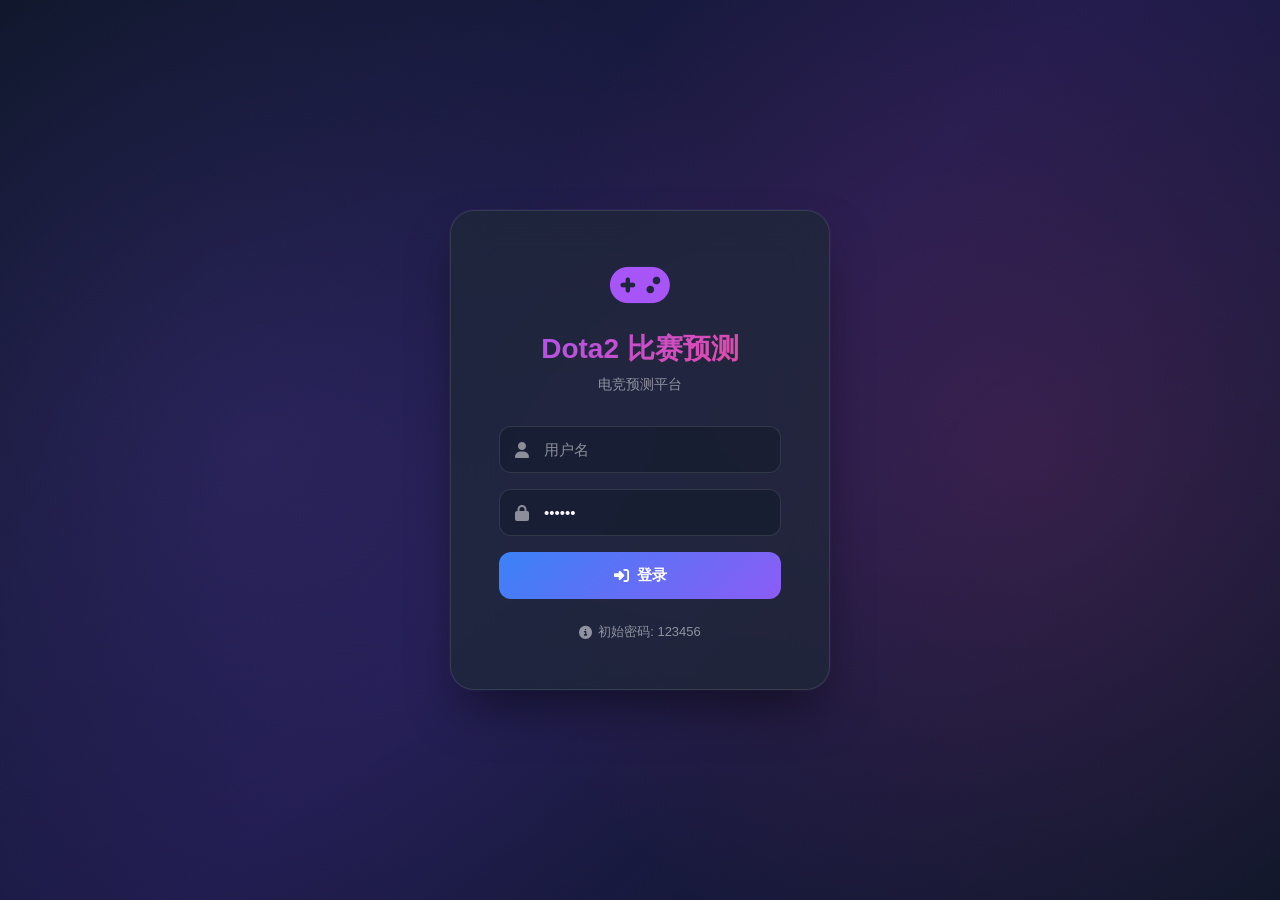
<file: frontend/index.html>
<!DOCTYPE html>
<html lang="zh-CN">
<head>
    <meta charset="UTF-8">
    <meta name="viewport" content="width=device-width, initial-scale=1.0">
    <title>Dota2 比赛预测</title>
    <link rel="stylesheet" href="style.css">
    <link rel="stylesheet" href="https://cdnjs.cloudflare.com/ajax/libs/font-awesome/6.4.0/css/all.min.css">
</head>
<body>
    <div id="app">
        <!-- 登录页面 -->
        <div id="login-page" class="page">
            <div class="login-bg"></div>
            <div class="login-container">
                <div class="login-logo">
                    <i class="fas fa-gamepad"></i>
                </div>
                <h1 class="gradient-text">Dota2 比赛预测</h1>
                <p class="login-subtitle">电竞预测平台</p>
                <div class="login-form">
                    <div class="input-group">
                        <i class="fas fa-user"></i>
                        <input type="text" id="login-username" placeholder="用户名" list="user-list">
                    </div>
                    <datalist id="user-list"></datalist>
                    <div class="input-group">
                        <i class="fas fa-lock"></i>
                        <input type="password" id="login-password" placeholder="密码" value="123456">
                    </div>
                    <button class="btn-primary" onclick="login()">
                        <i class="fas fa-sign-in-alt"></i> 登录
                    </button>
                    <p class="hint"><i class="fas fa-info-circle"></i> 初始密码: 123456</p>
                </div>
            </div>
        </div>

        <!-- 主页面 -->
        <div id="main-page" class="page hidden">
            <!-- 导航栏 -->
            <header class="navbar">
                <div class="nav-left">
                    <div class="logo">
                        <i class="fas fa-gamepad"></i>
                        <span class="gradient-text">Dota2预测</span>
                    </div>
                    <div class="nav-divider"></div>
                    <nav class="nav-tabs">
                        <button class="nav-tab active" onclick="switchTab('market')">
                            <i class="fas fa-chart-line"></i> 市场
                        </button>
                        <button class="nav-tab" onclick="switchTab('my-bets')">
                            <i class="fas fa-ticket-alt"></i> 我的预测
                        </button>
                    </nav>
                </div>
                <div class="nav-right">
                    <div class="user-card">
                        <div class="user-avatar">
                            <i class="fas fa-user-circle"></i>
                        </div>
                        <div class="user-info">
                            <span id="user-name" class="user-name"></span>
                            <span id="user-balance" class="user-balance">
                                <i class="fas fa-coins"></i> 0 Dota豆
                            </span>
                        </div>
                    </div>
                    <div class="nav-actions">
                        <button class="btn-icon" onclick="showChangePassword()" title="修改密码">
                            <i class="fas fa-cog"></i>
                        </button>
                        <button class="btn-icon btn-danger" onclick="logout()" title="退出">
                            <i class="fas fa-sign-out-alt"></i>
                        </button>
                    </div>
                </div>
            </header>

            <!-- 市场页面 -->
            <div id="market-tab" class="tab-content">
                <div class="page-header">
                    <div class="page-title">
                        <i class="fas fa-trophy"></i>
                        <h2>比赛市场</h2>
                    </div>
                    <button class="btn-gradient" onclick="showCreateMatch()">
                        <i class="fas fa-plus"></i> 创建比赛
                    </button>
                </div>
                
                <!-- 筛选栏 -->
                <div class="filter-bar">
                    <button class="filter-btn active" data-filter="all">
                        <i class="fas fa-th-large"></i> 全部
                    </button>
                    <button class="filter-btn" data-filter="open">
                        <i class="fas fa-play-circle"></i> 进行中
                    </button>
                    <button class="filter-btn" data-filter="closed">
                        <i class="fas fa-lock"></i> 已封盘
                    </button>
                    <button class="filter-btn" data-filter="settled">
                        <i class="fas fa-check-circle"></i> 已结算
                    </button>
                </div>

                <div id="matches-list" class="matches-grid">
                    <!-- 比赛列表将在这里动态生成 -->
                </div>
            </div>

            <!-- 我的预测页面 -->
            <div id="my-bets-tab" class="tab-content hidden">
                <div class="page-header">
                    <div class="page-title">
                        <i class="fas fa-history"></i>
                        <h2>我的预测</h2>
                    </div>
                </div>
                <div id="my-bets-list" class="bets-grid">
                    <!-- 我的下注列表将在这里动态生成 -->
                </div>
            </div>
        </div>

        <!-- 创建比赛弹窗 -->
        <div id="create-match-modal" class="modal hidden">
            <div class="modal-overlay"></div>
            <div class="modal-content">
                <div class="modal-header">
                    <h3><i class="fas fa-plus-circle"></i> 创建比赛</h3>
                    <button class="modal-close" onclick="closeModal('create-match-modal')">
                        <i class="fas fa-times"></i>
                    </button>
                </div>
                <div class="modal-body">
                    <div class="form-row">
                        <div class="form-group">
                            <label><i class="fas fa-shield-alt"></i> 队伍A</label>
                            <input type="text" id="match-team-a" placeholder="输入队伍A名称">
                        </div>
                        <div class="form-group">
                            <label><i class="fas fa-shield-alt"></i> 队伍B</label>
                            <input type="text" id="match-team-b" placeholder="输入队伍B名称">
                        </div>
                    </div>
                    <div class="form-row">
                        <div class="form-group">
                            <label><i class="fas fa-tag"></i> 预测类型</label>
                            <select id="match-type">
                                <option value="winner">比赛胜负</option>
                                <option value="first_blood">一血</option>
                                <option value="ten_kills">10杀</option>
                            </select>
                        </div>
                        <div class="form-group">
                            <label><i class="fas fa-hand-pointer"></i> 您支持的队伍</label>
                            <select id="creator-choice">
                                <option value="">请先输入队伍名称</option>
                            </select>
                        </div>
                    </div>
                    <div class="form-row">
                        <div class="form-group">
                            <label><i class="fas fa-percentage"></i> 对方赔率</label>
                            <input type="number" id="match-odds" placeholder="例如: 1.8" step="0.01" min="1.01">
                        </div>
                        <div class="form-group">
                            <label><i class="fas fa-coins"></i> 最大总下注Dota豆</label>
                            <input type="number" id="max-bet" placeholder="例如: 500" min="1">
                        </div>
                    </div>
                </div>
                <div class="modal-footer">
                    <button class="btn-secondary" onclick="closeModal('create-match-modal')">取消</button>
                    <button class="btn-primary" onclick="createMatch()">
                        <i class="fas fa-check"></i> 创建
                    </button>
                </div>
            </div>
        </div>

        <!-- 下注弹窗 -->
        <div id="place-bet-modal" class="modal hidden">
            <div class="modal-overlay"></div>
            <div class="modal-content">
                <div class="modal-header">
                    <h3><i class="fas fa-coins"></i> 下注</h3>
                    <button class="modal-close" onclick="closeModal('place-bet-modal')">
                        <i class="fas fa-times"></i>
                    </button>
                </div>
                <div class="modal-body">
                    <div id="bet-match-info" class="bet-info-card"></div>
                    <div class="form-group">
                        <label><i class="fas fa-flag"></i> 选择队伍</label>
                        <select id="bet-team"></select>
                    </div>
                    <div class="form-group">
                        <label><i class="fas fa-coins"></i> 下注Dota豆</label>
                        <input type="number" id="bet-amount" placeholder="输入Dota豆数量" min="1">
                    </div>
                    <div class="estimated-profit">
                        <span>预计收益:</span>
                        <span id="estimated-profit" class="profit-value">0</span>
                    </div>
                </div>
                <div class="modal-footer">
                    <button class="btn-secondary" onclick="closeModal('place-bet-modal')">取消</button>
                    <button class="btn-gradient" onclick="placeBet()">
                        <i class="fas fa-check"></i> 确认下注
                    </button>
                </div>
            </div>
        </div>

        <!-- 结算弹窗 -->
        <div id="settle-modal" class="modal hidden">
            <div class="modal-overlay"></div>
            <div class="modal-content">
                <div class="modal-header">
                    <h3><i class="fas fa-trophy"></i> 结算比赛</h3>
                    <button class="modal-close" onclick="closeModal('settle-modal')">
                        <i class="fas fa-times"></i>
                    </button>
                </div>
                <div class="modal-body">
                    <p class="settle-hint">请选择获胜队伍:</p>
                    <div id="settle-teams" class="settle-teams"></div>
                </div>
                <div class="modal-footer">
                    <button class="btn-secondary" onclick="closeModal('settle-modal')">取消</button>
                </div>
            </div>
        </div>

        <!-- 修改密码弹窗 -->
        <div id="change-password-modal" class="modal hidden">
            <div class="modal-overlay"></div>
            <div class="modal-content">
                <div class="modal-header">
                    <h3><i class="fas fa-key"></i> 修改密码</h3>
                    <button class="modal-close" onclick="closeModal('change-password-modal')">
                        <i class="fas fa-times"></i>
                    </button>
                </div>
                <div class="modal-body">
                    <div class="form-group">
                        <label><i class="fas fa-lock"></i> 原密码</label>
                        <input type="password" id="old-password">
                    </div>
                    <div class="form-group">
                        <label><i class="fas fa-lock"></i> 新密码</label>
                        <input type="password" id="new-password">
                    </div>
                </div>
                <div class="modal-footer">
                    <button class="btn-secondary" onclick="closeModal('change-password-modal')">取消</button>
                    <button class="btn-primary" onclick="changePassword()">
                        <i class="fas fa-check"></i> 确认修改
                    </button>
                </div>
            </div>
        </div>
    </div>

    <script src="app.js"></script>
</body>
</html>
</file>
<file: frontend/style.css>
/* ============================================
   Dota2 比赛预测 - 赛博朋克主题样式
   ============================================ */

/* CSS 变量定义 */
:root {
    --primary: #3b82f6;
    --secondary: #8b5cf6;
    --success: #10b981;
    --danger: #ef4444;
    --warning: #f59e0b;
    --dark: #1f2937;
    --darker: #111827;
    --card-bg: rgba(31, 41, 55, 0.7);
    --border-color: rgba(75, 85, 99, 0.5);
    --text-primary: #f9fafb;
    --text-secondary: rgba(255, 255, 255, 0.7);
    --text-muted: rgba(255, 255, 255, 0.5);
}

/* 基础重置 */
* {
    margin: 0;
    padding: 0;
    box-sizing: border-box;
}

body {
    font-family: -apple-system, BlinkMacSystemFont, 'Segoe UI', Roboto, 'Helvetica Neue', Arial, sans-serif;
    background: linear-gradient(135deg, #0f172a 0%, #1e1b4b 50%, #0f172a 100%);
    min-height: 100vh;
    color: var(--text-primary);
    overflow-x: hidden;
}

/* 隐藏元素 */
.hidden {
    display: none !important;
}

/* ============================================
   渐变色文字
   ============================================ */
.gradient-text {
    background: linear-gradient(135deg, #a855f7 0%, #ec4899 100%);
    -webkit-background-clip: text;
    -webkit-text-fill-color: transparent;
    background-clip: text;
}

/* ============================================
   登录页面
   ============================================ */
#login-page {
    position: relative;
    display: flex;
    justify-content: center;
    align-items: center;
    min-height: 100vh;
    overflow: hidden;
}

.login-bg {
    position: absolute;
    top: 0;
    left: 0;
    right: 0;
    bottom: 0;
    background: 
        radial-gradient(circle at 20% 50%, rgba(139, 92, 246, 0.15) 0%, transparent 50%),
        radial-gradient(circle at 80% 50%, rgba(236, 72, 153, 0.15) 0%, transparent 50%);
    animation: bgPulse 8s ease-in-out infinite;
}

@keyframes bgPulse {
    0%, 100% { opacity: 1; }
    50% { opacity: 0.7; }
}

.login-container {
    position: relative;
    background: var(--card-bg);
    backdrop-filter: blur(20px);
    -webkit-backdrop-filter: blur(20px);
    border: 1px solid var(--border-color);
    border-radius: 24px;
    padding: 48px;
    box-shadow: 
        0 25px 50px -12px rgba(0, 0, 0, 0.5),
        0 0 0 1px rgba(139, 92, 246, 0.1);
    text-align: center;
    min-width: 380px;
    animation: slideUp 0.6s ease-out;
}

@keyframes slideUp {
    from {
        opacity: 0;
        transform: translateY(30px);
    }
    to {
        opacity: 1;
        transform: translateY(0);
    }
}

.login-logo {
    font-size: 48px;
    margin-bottom: 16px;
    color: #a855f7;
    animation: float 3s ease-in-out infinite;
}

@keyframes float {
    0%, 100% { transform: translateY(0); }
    50% { transform: translateY(-10px); }
}

.login-container h1 {
    font-size: 28px;
    margin-bottom: 8px;
    font-weight: 700;
}

.login-subtitle {
    color: var(--text-muted);
    margin-bottom: 32px;
    font-size: 14px;
}

.login-form {
    display: flex;
    flex-direction: column;
    gap: 16px;
}

.input-group {
    position: relative;
    display: flex;
    align-items: center;
}

.input-group i {
    position: absolute;
    left: 16px;
    color: var(--text-muted);
    font-size: 16px;
}

.input-group input {
    width: 100%;
    padding: 14px 16px 14px 44px;
    border: 1px solid var(--border-color);
    border-radius: 12px;
    background: rgba(17, 24, 39, 0.5);
    color: var(--text-primary);
    font-size: 15px;
    transition: all 0.3s ease;
}

.input-group input:focus {
    outline: none;
    border-color: #8b5cf6;
    box-shadow: 0 0 0 3px rgba(139, 92, 246, 0.2);
}

.input-group input::placeholder {
    color: var(--text-muted);
}

.hint {
    margin-top: 8px;
    color: var(--text-muted);
    font-size: 13px;
    display: flex;
    align-items: center;
    justify-content: center;
    gap: 6px;
}

/* ============================================
   按钮样式
   ============================================ */
.btn-primary,
.btn-secondary,
.btn-gradient {
    padding: 14px 24px;
    border: none;
    border-radius: 12px;
    font-size: 15px;
    font-weight: 600;
    cursor: pointer;
    transition: all 0.3s ease;
    display: inline-flex;
    align-items: center;
    justify-content: center;
    gap: 8px;
}

.btn-primary {
    background: linear-gradient(135deg, #3b82f6 0%, #8b5cf6 100%);
    color: white;
}

.btn-primary:hover {
    transform: translateY(-2px);
    box-shadow: 0 8px 20px rgba(59, 130, 246, 0.4);
}

.btn-secondary {
    background: rgba(75, 85, 99, 0.5);
    color: var(--text-primary);
    border: 1px solid var(--border-color);
}

.btn-secondary:hover {
    background: rgba(75, 85, 99, 0.7);
    transform: translateY(-2px);
}

.btn-gradient {
    background: linear-gradient(135deg, #8b5cf6 0%, #ec4899 100%);
    color: white;
}

.btn-gradient:hover {
    transform: translateY(-2px);
    box-shadow: 0 8px 20px rgba(139, 92, 246, 0.4);
}

.btn-icon {
    width: 40px;
    height: 40px;
    border: none;
    border-radius: 10px;
    background: rgba(75, 85, 99, 0.3);
    color: var(--text-secondary);
    cursor: pointer;
    transition: all 0.3s ease;
    display: flex;
    align-items: center;
    justify-content: center;
}

.btn-icon:hover {
    background: rgba(75, 85, 99, 0.5);
    transform: translateY(-1px);
}

.btn-icon.btn-danger:hover {
    background: rgba(239, 68, 68, 0.3);
    color: #ef4444;
}

.btn-primary:active,
.btn-secondary:active,
.btn-gradient:active,
.btn-icon:active {
    transform: translateY(0);
}

/* ============================================
   导航栏
   ============================================ */
.navbar {
    position: sticky;
    top: 0;
    z-index: 100;
    display: flex;
    justify-content: space-between;
    align-items: center;
    padding: 16px 32px;
    background: rgba(15, 23, 42, 0.8);
    backdrop-filter: blur(20px);
    -webkit-backdrop-filter: blur(20px);
    border-bottom: 1px solid var(--border-color);
}

.nav-left {
    display: flex;
    align-items: center;
    gap: 24px;
}

.logo {
    display: flex;
    align-items: center;
    gap: 12px;
    font-size: 20px;
    font-weight: 700;
}

.logo i {
    font-size: 28px;
    color: #a855f7;
}

.nav-divider {
    width: 1px;
    height: 24px;
    background: var(--border-color);
}

.nav-tabs {
    display: flex;
    gap: 8px;
}

.nav-tab {
    padding: 10px 20px;
    border: none;
    border-radius: 10px;
    background: transparent;
    color: var(--text-secondary);
    font-size: 14px;
    font-weight: 500;
    cursor: pointer;
    transition: all 0.3s ease;
    display: flex;
    align-items: center;
    gap: 8px;
}

.nav-tab:hover {
    background: rgba(139, 92, 246, 0.1);
    color: var(--text-primary);
}

.nav-tab.active {
    background: linear-gradient(135deg, rgba(139, 92, 246, 0.2) 0%, rgba(236, 72, 153, 0.2) 100%);
    color: #a855f7;
    border: 1px solid rgba(139, 92, 246, 0.3);
}

.nav-right {
    display: flex;
    align-items: center;
    gap: 16px;
}

.user-card {
    display: flex;
    align-items: center;
    gap: 12px;
    padding: 8px 16px;
    background: var(--card-bg);
    border: 1px solid var(--border-color);
    border-radius: 12px;
}

.user-avatar {
    font-size: 32px;
    color: #8b5cf6;
}

.user-info {
    display: flex;
    flex-direction: column;
    gap: 2px;
}

.user-name {
    font-weight: 600;
    font-size: 14px;
}

.user-balance {
    font-size: 13px;
    color: #fbbf24;
    display: flex;
    align-items: center;
    gap: 4px;
}

.nav-actions {
    display: flex;
    gap: 8px;
}

/* ============================================
   页面内容区域
   ============================================ */
.tab-content {
    padding: 32px;
    max-width: 1400px;
    margin: 0 auto;
}

.page-header {
    display: flex;
    justify-content: space-between;
    align-items: center;
    margin-bottom: 24px;
}

.page-title {
    display: flex;
    align-items: center;
    gap: 12px;
}

.page-title i {
    font-size: 24px;
    color: #a855f7;
}

.page-title h2 {
    font-size: 24px;
    font-weight: 700;
}

/* ============================================
   筛选栏
   ============================================ */
.filter-bar {
    display: flex;
    gap: 12px;
    margin-bottom: 24px;
    flex-wrap: wrap;
}

.filter-btn {
    padding: 10px 20px;
    border: 1px solid var(--border-color);
    border-radius: 10px;
    background: var(--card-bg);
    color: var(--text-secondary);
    font-size: 14px;
    cursor: pointer;
    transition: all 0.3s ease;
    display: flex;
    align-items: center;
    gap: 8px;
}

.filter-btn:hover {
    background: rgba(139, 92, 246, 0.1);
    border-color: rgba(139, 92, 246, 0.3);
    transform: translateY(-1px);
}

.filter-btn.active {
    background: linear-gradient(135deg, rgba(139, 92, 246, 0.2) 0%, rgba(236, 72, 153, 0.2) 100%);
    border-color: rgba(139, 92, 246, 0.5);
    color: #a855f7;
}

/* ============================================
   比赛卡片网格
   ============================================ */
.matches-grid {
    display: grid;
    grid-template-columns: repeat(auto-fill, minmax(480px, 1fr));
    gap: 24px;
}

@media (max-width: 768px) {
    .matches-grid {
        grid-template-columns: 1fr;
    }
}

/* ============================================
   比赛卡片
   ============================================ */
.match-card {
    background: var(--card-bg);
    backdrop-filter: blur(10px);
    border: 1px solid var(--border-color);
    border-radius: 16px;
    padding: 24px;
    transition: all 0.3s ease;
    animation: fadeIn 0.5s ease-out;
}

@keyframes fadeIn {
    from {
        opacity: 0;
        transform: translateY(10px);
    }
    to {
        opacity: 1;
        transform: translateY(0);
    }
}

.match-card:hover {
    transform: translateY(-4px);
    box-shadow: 
        0 20px 40px -10px rgba(0, 0, 0, 0.5),
        0 0 0 1px rgba(139, 92, 246, 0.2);
    border-color: rgba(139, 92, 246, 0.3);
}

.match-header {
    display: flex;
    justify-content: space-between;
    align-items: center;
    margin-bottom: 20px;
}

.match-type-badge {
    display: inline-flex;
    align-items: center;
    gap: 6px;
    padding: 6px 12px;
    border-radius: 20px;
    font-size: 12px;
    font-weight: 600;
    text-transform: uppercase;
}

.match-type-badge.winner {
    background: rgba(59, 130, 246, 0.2);
    color: #60a5fa;
}

.match-type-badge.first_blood {
    background: rgba(239, 68, 68, 0.2);
    color: #f87171;
}

.match-type-badge.ten_kills {
    background: rgba(245, 158, 11, 0.2);
    color: #fbbf24;
}

.match-creator {
    font-size: 13px;
    color: var(--text-muted);
}

.match-creator span {
    color: #a855f7;
    font-weight: 600;
}

.match-status {
    padding: 4px 10px;
    border-radius: 6px;
    font-size: 12px;
    font-weight: 600;
}

.match-status.open {
    background: rgba(16, 185, 129, 0.2);
    color: #34d399;
}

.match-status.closed {
    background: rgba(245, 158, 11, 0.2);
    color: #fbbf24;
}

.match-status.settled {
    background: rgba(107, 114, 128, 0.2);
    color: #9ca3af;
}

/* 对战区域 */
.match-teams {
    display: flex;
    justify-content: space-between;
    align-items: center;
    margin: 24px 0;
    padding: 20px;
    background: rgba(17, 24, 39, 0.5);
    border-radius: 12px;
}

.team {
    text-align: center;
    flex: 1;
}

.team-name {
    font-size: 18px;
    font-weight: 700;
    margin-bottom: 8px;
}

.team-bet-amount {
    font-size: 13px;
    color: var(--text-muted);
}

.vs {
    font-size: 14px;
    font-weight: 700;
    color: #a855f7;
    padding: 0 20px;
    position: relative;
}

.vs::before,
.vs::after {
    content: '';
    position: absolute;
    top: 50%;
    width: 20px;
    height: 1px;
    background: linear-gradient(90deg, transparent, #a855f7);
}

.vs::before {
    right: 100%;
}

.vs::after {
    left: 100%;
    background: linear-gradient(90deg, #a855f7, transparent);
}

/* 进度条 */
.match-progress {
    margin: 16px 0;
}

.progress-bar {
    height: 8px;
    background: rgba(17, 24, 39, 0.5);
    border-radius: 4px;
    overflow: hidden;
    position: relative;
}

.progress-fill {
    height: 100%;
    background: linear-gradient(90deg, #8b5cf6 0%, #ec4899 100%);
    border-radius: 4px;
    transition: width 0.5s ease;
}

.progress-info {
    display: flex;
    justify-content: space-between;
    margin-top: 8px;
    font-size: 12px;
    color: var(--text-muted);
}

/* 比赛信息 */
.match-info {
    display: flex;
    justify-content: space-between;
    align-items: center;
    padding: 16px 0;
    border-top: 1px solid var(--border-color);
    font-size: 13px;
    color: var(--text-secondary);
}

.match-info-item {
    display: flex;
    align-items: center;
    gap: 6px;
}

.match-info-item i {
    color: #a855f7;
}

/* 操作按钮 */
.match-actions {
    display: flex;
    gap: 10px;
}

.match-actions button {
    flex: 1;
    padding: 12px;
    border: none;
    border-radius: 10px;
    font-size: 14px;
    font-weight: 600;
    cursor: pointer;
    transition: all 0.3s ease;
    display: flex;
    align-items: center;
    justify-content: center;
    gap: 6px;
}

.btn-bet {
    background: linear-gradient(135deg, #10b981 0%, #059669 100%);
    color: white;
}

.btn-bet:hover {
    transform: translateY(-2px);
    box-shadow: 0 8px 20px rgba(16, 185, 129, 0.4);
}

.btn-close {
    background: linear-gradient(135deg, #f59e0b 0%, #d97706 100%);
    color: white;
}

.btn-close:hover {
    transform: translateY(-2px);
    box-shadow: 0 8px 20px rgba(245, 158, 11, 0.4);
}

.btn-settle {
    background: linear-gradient(135deg, #8b5cf6 0%, #ec4899 100%);
    color: white;
}

.btn-settle:hover {
    transform: translateY(-2px);
    box-shadow: 0 8px 20px rgba(139, 92, 246, 0.4);
}

.btn-disabled {
    background: rgba(75, 85, 99, 0.3) !important;
    color: var(--text-muted) !important;
    cursor: not-allowed !important;
}

/* ============================================
   弹窗样式
   ============================================ */
.modal {
    position: fixed;
    top: 0;
    left: 0;
    right: 0;
    bottom: 0;
    z-index: 1000;
    display: flex;
    justify-content: center;
    align-items: center;
    padding: 20px;
}

.modal-overlay {
    position: absolute;
    top: 0;
    left: 0;
    right: 0;
    bottom: 0;
    background: rgba(0, 0, 0, 0.7);
    backdrop-filter: blur(4px);
}

.modal-content {
    position: relative;
    background: var(--card-bg);
    backdrop-filter: blur(20px);
    border: 1px solid var(--border-color);
    border-radius: 20px;
    width: 100%;
    max-width: 520px;
    max-height: 90vh;
    overflow: hidden;
    animation: modalSlideUp 0.3s ease-out;
}

@keyframes modalSlideUp {
    from {
        opacity: 0;
        transform: translateY(20px) scale(0.95);
    }
    to {
        opacity: 1;
        transform: translateY(0) scale(1);
    }
}

.modal-header {
    display: flex;
    justify-content: space-between;
    align-items: center;
    padding: 20px 24px;
    border-bottom: 1px solid var(--border-color);
}

.modal-header h3 {
    font-size: 18px;
    font-weight: 600;
    display: flex;
    align-items: center;
    gap: 10px;
}

.modal-header h3 i {
    color: #a855f7;
}

.modal-close {
    width: 32px;
    height: 32px;
    border: none;
    border-radius: 8px;
    background: rgba(75, 85, 99, 0.3);
    color: var(--text-secondary);
    cursor: pointer;
    transition: all 0.3s ease;
    display: flex;
    align-items: center;
    justify-content: center;
}

.modal-close:hover {
    background: rgba(239, 68, 68, 0.3);
    color: #ef4444;
}

.modal-body {
    padding: 24px;
    overflow-y: auto;
    max-height: calc(90vh - 140px);
}

.modal-footer {
    display: flex;
    gap: 12px;
    padding: 20px 24px;
    border-top: 1px solid var(--border-color);
}

.modal-footer button {
    flex: 1;
}

/* 表单样式 */
.form-row {
    display: grid;
    grid-template-columns: 1fr 1fr;
    gap: 16px;
    margin-bottom: 16px;
}

@media (max-width: 640px) {
    .form-row {
        grid-template-columns: 1fr;
    }
}

.form-group {
    margin-bottom: 16px;
}

.form-group label {
    display: block;
    margin-bottom: 8px;
    font-size: 14px;
    font-weight: 500;
    color: var(--text-secondary);
}

.form-group label i {
    margin-right: 6px;
    color: #a855f7;
}

.form-group input,
.form-group select {
    width: 100%;
    padding: 12px 16px;
    border: 1px solid var(--border-color);
    border-radius: 10px;
    background: rgba(17, 24, 39, 0.5);
    color: var(--text-primary);
    font-size: 15px;
    transition: all 0.3s ease;
}

.form-group input:focus,
.form-group select:focus {
    outline: none;
    border-color: #8b5cf6;
    box-shadow: 0 0 0 3px rgba(139, 92, 246, 0.2);
}

.form-group input::placeholder {
    color: var(--text-muted);
}

/* 下注信息卡片 */
.bet-info-card {
    background: rgba(17, 24, 39, 0.5);
    border: 1px solid var(--border-color);
    border-radius: 12px;
    padding: 16px;
    margin-bottom: 20px;
    text-align: center;
}

.bet-info-card p {
    margin: 4px 0;
    color: var(--text-secondary);
}

.bet-info-card p:first-child {
    font-size: 18px;
    font-weight: 700;
    color: var(--text-primary);
}

/* 预计收益 */
.estimated-profit {
    display: flex;
    justify-content: space-between;
    align-items: center;
    padding: 16px;
    background: rgba(16, 185, 129, 0.1);
    border: 1px solid rgba(16, 185, 129, 0.3);
    border-radius: 10px;
    margin-top: 16px;
}

.profit-value {
    font-size: 20px;
    font-weight: 700;
    color: #34d399;
}

/* 结算队伍选择 */
.settle-hint {
    text-align: center;
    color: var(--text-secondary);
    margin-bottom: 20px;
}

.settle-teams {
    display: flex;
    gap: 16px;
}

.settle-team-btn {
    flex: 1;
    padding: 20px;
    border: 2px solid var(--border-color);
    border-radius: 12px;
    background: rgba(17, 24, 39, 0.5);
    color: var(--text-primary);
    font-size: 16px;
    font-weight: 600;
    cursor: pointer;
    transition: all 0.3s ease;
}

.settle-team-btn:hover {
    border-color: #8b5cf6;
    background: rgba(139, 92, 246, 0.1);
    transform: translateY(-2px);
}

/* ============================================
   我的预测页面
   ============================================ */
.bets-grid {
    display: grid;
    grid-template-columns: repeat(auto-fill, minmax(360px, 1fr));
    gap: 20px;
}

@media (max-width: 768px) {
    .bets-grid {
        grid-template-columns: 1fr;
    }
}

.bet-card {
    background: var(--card-bg);
    backdrop-filter: blur(10px);
    border: 1px solid var(--border-color);
    border-radius: 16px;
    padding: 20px;
    transition: all 0.3s ease;
    animation: fadeIn 0.5s ease-out;
}

.bet-card:hover {
    transform: translateY(-2px);
    border-color: rgba(139, 92, 246, 0.3);
}

.bet-header {
    display: flex;
    justify-content: space-between;
    align-items: center;
    margin-bottom: 12px;
}

.bet-teams {
    font-size: 16px;
    font-weight: 700;
    display: flex;
    align-items: center;
    gap: 8px;
}

.bet-teams i {
    color: #a855f7;
}

.bet-status {
    padding: 4px 12px;
    border-radius: 20px;
    font-size: 12px;
    font-weight: 600;
}

.bet-status.win {
    background: rgba(16, 185, 129, 0.2);
    color: #34d399;
}

.bet-status.loss {
    background: rgba(239, 68, 68, 0.2);
    color: #f87171;
}

.bet-status.pending {
    background: rgba(245, 158, 11, 0.2);
    color: #fbbf24;
}

.bet-type {
    font-size: 13px;
    color: var(--text-muted);
    margin-bottom: 12px;
    display: flex;
    align-items: center;
    gap: 6px;
}

.bet-type i {
    color: #a855f7;
}

.bet-details {
    display: grid;
    grid-template-columns: repeat(3, 1fr);
    gap: 12px;
    margin-top: 12px;
    padding-top: 12px;
    border-top: 1px solid var(--border-color);
}

.bet-detail {
    text-align: center;
}

.bet-detail-label {
    font-size: 11px;
    color: var(--text-muted);
    margin-bottom: 4px;
    text-transform: uppercase;
}

.bet-detail-value {
    font-size: 15px;
    font-weight: 600;
}

.bet-detail-value.positive {
    color: #34d399;
}

.bet-detail-value.negative {
    color: #f87171;
}

.bet-winner {
    margin-top: 12px;
    padding-top: 12px;
    border-top: 1px solid var(--border-color);
    font-size: 13px;
    color: var(--text-muted);
    display: flex;
    align-items: center;
    gap: 6px;
}

.bet-winner i {
    color: #fbbf24;
}

/* 空状态 */
.empty {
    text-align: center;
    padding: 60px 20px;
    color: var(--text-muted);
}

.empty i {
    font-size: 48px;
    margin-bottom: 16px;
    color: var(--border-color);
}

/* ============================================
   响应式适配
   ============================================ */
@media (max-width: 1024px) {
    .navbar {
        padding: 12px 20px;
    }
    
    .nav-divider {
        display: none;
    }
    
    .tab-content {
        padding: 20px;
    }
}

@media (max-width: 768px) {
    .navbar {
        flex-direction: column;
        gap: 12px;
        padding: 12px 16px;
    }
    
    .nav-left,
    .nav-right {
        width: 100%;
        justify-content: space-between;
    }
    
    .nav-tabs {
        order: 3;
        width: 100%;
        justify-content: center;
    }
    
    .page-header {
        flex-direction: column;
        gap: 16px;
        align-items: flex-start;
    }
    
    .login-container {
        min-width: auto;
        width: 90%;
        padding: 32px 24px;
    }
}

/* 滚动条美化 */
::-webkit-scrollbar {
    width: 8px;
    height: 8px;
}

::-webkit-scrollbar-track {
    background: rgba(17, 24, 39, 0.5);
}

::-webkit-scrollbar-thumb {
    background: rgba(139, 92, 246, 0.5);
    border-radius: 4px;
}

::-webkit-scrollbar-thumb:hover {
    background: rgba(139, 92, 246, 0.7);
}
</file>
<file: deploy/code/frontend/style.css>
/* ============================================
   Dota2 比赛预测 - 赛博朋克主题样式
   ============================================ */

/* CSS 变量定义 */
:root {
    --primary: #3b82f6;
    --secondary: #8b5cf6;
    --success: #10b981;
    --danger: #ef4444;
    --warning: #f59e0b;
    --dark: #1f2937;
    --darker: #111827;
    --card-bg: rgba(31, 41, 55, 0.7);
    --border-color: rgba(75, 85, 99, 0.5);
    --text-primary: #f9fafb;
    --text-secondary: rgba(255, 255, 255, 0.7);
    --text-muted: rgba(255, 255, 255, 0.5);
}

/* 基础重置 */
* {
    margin: 0;
    padding: 0;
    box-sizing: border-box;
}

body {
    font-family: -apple-system, BlinkMacSystemFont, 'Segoe UI', Roboto, 'Helvetica Neue', Arial, sans-serif;
    background: linear-gradient(135deg, #0f172a 0%, #1e1b4b 50%, #0f172a 100%);
    min-height: 100vh;
    color: var(--text-primary);
    overflow-x: hidden;
}

/* 隐藏元素 */
.hidden {
    display: none !important;
}

/* ============================================
   渐变色文字
   ============================================ */
.gradient-text {
    background: linear-gradient(135deg, #a855f7 0%, #ec4899 100%);
    -webkit-background-clip: text;
    -webkit-text-fill-color: transparent;
    background-clip: text;
}

/* ============================================
   登录页面
   ============================================ */
#login-page {
    position: relative;
    display: flex;
    justify-content: center;
    align-items: center;
    min-height: 100vh;
    overflow: hidden;
}

.login-bg {
    position: absolute;
    top: 0;
    left: 0;
    right: 0;
    bottom: 0;
    background: 
        radial-gradient(circle at 20% 50%, rgba(139, 92, 246, 0.15) 0%, transparent 50%),
        radial-gradient(circle at 80% 50%, rgba(236, 72, 153, 0.15) 0%, transparent 50%);
    animation: bgPulse 8s ease-in-out infinite;
}

@keyframes bgPulse {
    0%, 100% { opacity: 1; }
    50% { opacity: 0.7; }
}

.login-container {
    position: relative;
    background: var(--card-bg);
    backdrop-filter: blur(20px);
    -webkit-backdrop-filter: blur(20px);
    border: 1px solid var(--border-color);
    border-radius: 24px;
    padding: 48px;
    box-shadow: 
        0 25px 50px -12px rgba(0, 0, 0, 0.5),
        0 0 0 1px rgba(139, 92, 246, 0.1);
    text-align: center;
    min-width: 380px;
    animation: slideUp 0.6s ease-out;
}

@keyframes slideUp {
    from {
        opacity: 0;
        transform: translateY(30px);
    }
    to {
        opacity: 1;
        transform: translateY(0);
    }
}

.login-logo {
    font-size: 48px;
    margin-bottom: 16px;
    color: #a855f7;
    animation: float 3s ease-in-out infinite;
}

@keyframes float {
    0%, 100% { transform: translateY(0); }
    50% { transform: translateY(-10px); }
}

.login-container h1 {
    font-size: 28px;
    margin-bottom: 8px;
    font-weight: 700;
}

.login-subtitle {
    color: var(--text-muted);
    margin-bottom: 32px;
    font-size: 14px;
}

.login-form {
    display: flex;
    flex-direction: column;
    gap: 16px;
}

.input-group {
    position: relative;
    display: flex;
    align-items: center;
}

.input-group i {
    position: absolute;
    left: 16px;
    color: var(--text-muted);
    font-size: 16px;
}

.input-group input {
    width: 100%;
    padding: 14px 16px 14px 44px;
    border: 1px solid var(--border-color);
    border-radius: 12px;
    background: rgba(17, 24, 39, 0.5);
    color: var(--text-primary);
    font-size: 15px;
    transition: all 0.3s ease;
}

.input-group input:focus {
    outline: none;
    border-color: #8b5cf6;
    box-shadow: 0 0 0 3px rgba(139, 92, 246, 0.2);
}

.input-group input::placeholder {
    color: var(--text-muted);
}

.hint {
    margin-top: 8px;
    color: var(--text-muted);
    font-size: 13px;
    display: flex;
    align-items: center;
    justify-content: center;
    gap: 6px;
}

/* ============================================
   按钮样式
   ============================================ */
.btn-primary,
.btn-secondary,
.btn-gradient {
    padding: 14px 24px;
    border: none;
    border-radius: 12px;
    font-size: 15px;
    font-weight: 600;
    cursor: pointer;
    transition: all 0.3s ease;
    display: inline-flex;
    align-items: center;
    justify-content: center;
    gap: 8px;
}

.btn-primary {
    background: linear-gradient(135deg, #3b82f6 0%, #8b5cf6 100%);
    color: white;
}

.btn-primary:hover {
    transform: translateY(-2px);
    box-shadow: 0 8px 20px rgba(59, 130, 246, 0.4);
}

.btn-secondary {
    background: rgba(75, 85, 99, 0.5);
    color: var(--text-primary);
    border: 1px solid var(--border-color);
}

.btn-secondary:hover {
    background: rgba(75, 85, 99, 0.7);
    transform: translateY(-2px);
}

.btn-gradient {
    background: linear-gradient(135deg, #8b5cf6 0%, #ec4899 100%);
    color: white;
}

.btn-gradient:hover {
    transform: translateY(-2px);
    box-shadow: 0 8px 20px rgba(139, 92, 246, 0.4);
}

.btn-icon {
    width: 40px;
    height: 40px;
    border: none;
    border-radius: 10px;
    background: rgba(75, 85, 99, 0.3);
    color: var(--text-secondary);
    cursor: pointer;
    transition: all 0.3s ease;
    display: flex;
    align-items: center;
    justify-content: center;
}

.btn-icon:hover {
    background: rgba(75, 85, 99, 0.5);
    transform: translateY(-1px);
}

.btn-icon.btn-danger:hover {
    background: rgba(239, 68, 68, 0.3);
    color: #ef4444;
}

.btn-primary:active,
.btn-secondary:active,
.btn-gradient:active,
.btn-icon:active {
    transform: translateY(0);
}

/* ============================================
   导航栏
   ============================================ */
.navbar {
    position: sticky;
    top: 0;
    z-index: 100;
    display: flex;
    justify-content: space-between;
    align-items: center;
    padding: 16px 32px;
    background: rgba(15, 23, 42, 0.8);
    backdrop-filter: blur(20px);
    -webkit-backdrop-filter: blur(20px);
    border-bottom: 1px solid var(--border-color);
}

.nav-left {
    display: flex;
    align-items: center;
    gap: 24px;
}

.logo {
    display: flex;
    align-items: center;
    gap: 12px;
    font-size: 20px;
    font-weight: 700;
}

.logo i {
    font-size: 28px;
    color: #a855f7;
}

.nav-divider {
    width: 1px;
    height: 24px;
    background: var(--border-color);
}

.nav-tabs {
    display: flex;
    gap: 8px;
}

.nav-tab {
    padding: 10px 20px;
    border: none;
    border-radius: 10px;
    background: transparent;
    color: var(--text-secondary);
    font-size: 14px;
    font-weight: 500;
    cursor: pointer;
    transition: all 0.3s ease;
    display: flex;
    align-items: center;
    gap: 8px;
}

.nav-tab:hover {
    background: rgba(139, 92, 246, 0.1);
    color: var(--text-primary);
}

.nav-tab.active {
    background: linear-gradient(135deg, rgba(139, 92, 246, 0.2) 0%, rgba(236, 72, 153, 0.2) 100%);
    color: #a855f7;
    border: 1px solid rgba(139, 92, 246, 0.3);
}

.nav-right {
    display: flex;
    align-items: center;
    gap: 16px;
}

.user-card {
    display: flex;
    align-items: center;
    gap: 12px;
    padding: 8px 16px;
    background: var(--card-bg);
    border: 1px solid var(--border-color);
    border-radius: 12px;
}

.user-avatar {
    font-size: 32px;
    color: #8b5cf6;
}

.user-info {
    display: flex;
    flex-direction: column;
    gap: 2px;
}

.user-name {
    font-weight: 600;
    font-size: 14px;
}

.user-balance {
    font-size: 13px;
    color: #fbbf24;
    display: flex;
    align-items: center;
    gap: 4px;
}

.nav-actions {
    display: flex;
    gap: 8px;
}

/* ============================================
   页面内容区域
   ============================================ */
.tab-content {
    padding: 32px;
    max-width: 1400px;
    margin: 0 auto;
}

.page-header {
    display: flex;
    justify-content: space-between;
    align-items: center;
    margin-bottom: 24px;
}

.page-title {
    display: flex;
    align-items: center;
    gap: 12px;
}

.page-title i {
    font-size: 24px;
    color: #a855f7;
}

.page-title h2 {
    font-size: 24px;
    font-weight: 700;
}

/* ============================================
   筛选栏
   ============================================ */
.filter-bar {
    display: flex;
    gap: 12px;
    margin-bottom: 24px;
    flex-wrap: wrap;
}

.filter-btn {
    padding: 10px 20px;
    border: 1px solid var(--border-color);
    border-radius: 10px;
    background: var(--card-bg);
    color: var(--text-secondary);
    font-size: 14px;
    cursor: pointer;
    transition: all 0.3s ease;
    display: flex;
    align-items: center;
    gap: 8px;
}

.filter-btn:hover {
    background: rgba(139, 92, 246, 0.1);
    border-color: rgba(139, 92, 246, 0.3);
    transform: translateY(-1px);
}

.filter-btn.active {
    background: linear-gradient(135deg, rgba(139, 92, 246, 0.2) 0%, rgba(236, 72, 153, 0.2) 100%);
    border-color: rgba(139, 92, 246, 0.5);
    color: #a855f7;
}

/* ============================================
   比赛卡片网格
   ============================================ */
.matches-grid {
    display: grid;
    grid-template-columns: repeat(auto-fill, minmax(480px, 1fr));
    gap: 24px;
}

@media (max-width: 768px) {
    .matches-grid {
        grid-template-columns: 1fr;
    }
}

/* ============================================
   比赛卡片
   ============================================ */
.match-card {
    background: var(--card-bg);
    backdrop-filter: blur(10px);
    border: 1px solid var(--border-color);
    border-radius: 16px;
    padding: 24px;
    transition: all 0.3s ease;
    animation: fadeIn 0.5s ease-out;
}

@keyframes fadeIn {
    from {
        opacity: 0;
        transform: translateY(10px);
    }
    to {
        opacity: 1;
        transform: translateY(0);
    }
}

.match-card:hover {
    transform: translateY(-4px);
    box-shadow: 
        0 20px 40px -10px rgba(0, 0, 0, 0.5),
        0 0 0 1px rgba(139, 92, 246, 0.2);
    border-color: rgba(139, 92, 246, 0.3);
}

.match-header {
    display: flex;
    justify-content: space-between;
    align-items: center;
    margin-bottom: 20px;
}

.match-type-badge {
    display: inline-flex;
    align-items: center;
    gap: 6px;
    padding: 6px 12px;
    border-radius: 20px;
    font-size: 12px;
    font-weight: 600;
    text-transform: uppercase;
}

.match-type-badge.winner {
    background: rgba(59, 130, 246, 0.2);
    color: #60a5fa;
}

.match-type-badge.first_blood {
    background: rgba(239, 68, 68, 0.2);
    color: #f87171;
}

.match-type-badge.ten_kills {
    background: rgba(245, 158, 11, 0.2);
    color: #fbbf24;
}

.match-creator {
    font-size: 13px;
    color: var(--text-muted);
}

.match-creator span {
    color: #a855f7;
    font-weight: 600;
}

.match-status {
    padding: 4px 10px;
    border-radius: 6px;
    font-size: 12px;
    font-weight: 600;
}

.match-status.open {
    background: rgba(16, 185, 129, 0.2);
    color: #34d399;
}

.match-status.closed {
    background: rgba(245, 158, 11, 0.2);
    color: #fbbf24;
}

.match-status.settled {
    background: rgba(107, 114, 128, 0.2);
    color: #9ca3af;
}

/* 对战区域 */
.match-teams {
    display: flex;
    justify-content: space-between;
    align-items: center;
    margin: 24px 0;
    padding: 20px;
    background: rgba(17, 24, 39, 0.5);
    border-radius: 12px;
}

.team {
    text-align: center;
    flex: 1;
}

.team-name {
    font-size: 18px;
    font-weight: 700;
    margin-bottom: 8px;
}

.team-bet-amount {
    font-size: 13px;
    color: var(--text-muted);
}

.vs {
    font-size: 14px;
    font-weight: 700;
    color: #a855f7;
    padding: 0 20px;
    position: relative;
}

.vs::before,
.vs::after {
    content: '';
    position: absolute;
    top: 50%;
    width: 20px;
    height: 1px;
    background: linear-gradient(90deg, transparent, #a855f7);
}

.vs::before {
    right: 100%;
}

.vs::after {
    left: 100%;
    background: linear-gradient(90deg, #a855f7, transparent);
}

/* 进度条 */
.match-progress {
    margin: 16px 0;
}

.progress-bar {
    height: 8px;
    background: rgba(17, 24, 39, 0.5);
    border-radius: 4px;
    overflow: hidden;
    position: relative;
}

.progress-fill {
    height: 100%;
    background: linear-gradient(90deg, #8b5cf6 0%, #ec4899 100%);
    border-radius: 4px;
    transition: width 0.5s ease;
}

.progress-info {
    display: flex;
    justify-content: space-between;
    margin-top: 8px;
    font-size: 12px;
    color: var(--text-muted);
}

/* 比赛信息 */
.match-info {
    display: flex;
    justify-content: space-between;
    align-items: center;
    padding: 16px 0;
    border-top: 1px solid var(--border-color);
    font-size: 13px;
    color: var(--text-secondary);
}

.match-info-item {
    display: flex;
    align-items: center;
    gap: 6px;
}

.match-info-item i {
    color: #a855f7;
}

/* 操作按钮 */
.match-actions {
    display: flex;
    gap: 10px;
}

.match-actions button {
    flex: 1;
    padding: 12px;
    border: none;
    border-radius: 10px;
    font-size: 14px;
    font-weight: 600;
    cursor: pointer;
    transition: all 0.3s ease;
    display: flex;
    align-items: center;
    justify-content: center;
    gap: 6px;
}

.btn-bet {
    background: linear-gradient(135deg, #10b981 0%, #059669 100%);
    color: white;
}

.btn-bet:hover {
    transform: translateY(-2px);
    box-shadow: 0 8px 20px rgba(16, 185, 129, 0.4);
}

.btn-close {
    background: linear-gradient(135deg, #f59e0b 0%, #d97706 100%);
    color: white;
}

.btn-close:hover {
    transform: translateY(-2px);
    box-shadow: 0 8px 20px rgba(245, 158, 11, 0.4);
}

.btn-settle {
    background: linear-gradient(135deg, #8b5cf6 0%, #ec4899 100%);
    color: white;
}

.btn-settle:hover {
    transform: translateY(-2px);
    box-shadow: 0 8px 20px rgba(139, 92, 246, 0.4);
}

.btn-disabled {
    background: rgba(75, 85, 99, 0.3) !important;
    color: var(--text-muted) !important;
    cursor: not-allowed !important;
}

/* ============================================
   弹窗样式
   ============================================ */
.modal {
    position: fixed;
    top: 0;
    left: 0;
    right: 0;
    bottom: 0;
    z-index: 1000;
    display: flex;
    justify-content: center;
    align-items: center;
    padding: 20px;
}

.modal-overlay {
    position: absolute;
    top: 0;
    left: 0;
    right: 0;
    bottom: 0;
    background: rgba(0, 0, 0, 0.7);
    backdrop-filter: blur(4px);
}

.modal-content {
    position: relative;
    background: var(--card-bg);
    backdrop-filter: blur(20px);
    border: 1px solid var(--border-color);
    border-radius: 20px;
    width: 100%;
    max-width: 520px;
    max-height: 90vh;
    overflow: hidden;
    animation: modalSlideUp 0.3s ease-out;
}

@keyframes modalSlideUp {
    from {
        opacity: 0;
        transform: translateY(20px) scale(0.95);
    }
    to {
        opacity: 1;
        transform: translateY(0) scale(1);
    }
}

.modal-header {
    display: flex;
    justify-content: space-between;
    align-items: center;
    padding: 20px 24px;
    border-bottom: 1px solid var(--border-color);
}

.modal-header h3 {
    font-size: 18px;
    font-weight: 600;
    display: flex;
    align-items: center;
    gap: 10px;
}

.modal-header h3 i {
    color: #a855f7;
}

.modal-close {
    width: 32px;
    height: 32px;
    border: none;
    border-radius: 8px;
    background: rgba(75, 85, 99, 0.3);
    color: var(--text-secondary);
    cursor: pointer;
    transition: all 0.3s ease;
    display: flex;
    align-items: center;
    justify-content: center;
}

.modal-close:hover {
    background: rgba(239, 68, 68, 0.3);
    color: #ef4444;
}

.modal-body {
    padding: 24px;
    overflow-y: auto;
    max-height: calc(90vh - 140px);
}

.modal-footer {
    display: flex;
    gap: 12px;
    padding: 20px 24px;
    border-top: 1px solid var(--border-color);
}

.modal-footer button {
    flex: 1;
}

/* 表单样式 */
.form-row {
    display: grid;
    grid-template-columns: 1fr 1fr;
    gap: 16px;
    margin-bottom: 16px;
}

@media (max-width: 640px) {
    .form-row {
        grid-template-columns: 1fr;
    }
}

.form-group {
    margin-bottom: 16px;
}

.form-group label {
    display: block;
    margin-bottom: 8px;
    font-size: 14px;
    font-weight: 500;
    color: var(--text-secondary);
}

.form-group label i {
    margin-right: 6px;
    color: #a855f7;
}

.form-group input,
.form-group select {
    width: 100%;
    padding: 12px 16px;
    border: 1px solid var(--border-color);
    border-radius: 10px;
    background: rgba(17, 24, 39, 0.5);
    color: var(--text-primary);
    font-size: 15px;
    transition: all 0.3s ease;
}

.form-group input:focus,
.form-group select:focus {
    outline: none;
    border-color: #8b5cf6;
    box-shadow: 0 0 0 3px rgba(139, 92, 246, 0.2);
}

.form-group input::placeholder {
    color: var(--text-muted);
}

/* 下注信息卡片 */
.bet-info-card {
    background: rgba(17, 24, 39, 0.5);
    border: 1px solid var(--border-color);
    border-radius: 12px;
    padding: 16px;
    margin-bottom: 20px;
    text-align: center;
}

.bet-info-card p {
    margin: 4px 0;
    color: var(--text-secondary);
}

.bet-info-card p:first-child {
    font-size: 18px;
    font-weight: 700;
    color: var(--text-primary);
}

/* 预计收益 */
.estimated-profit {
    display: flex;
    justify-content: space-between;
    align-items: center;
    padding: 16px;
    background: rgba(16, 185, 129, 0.1);
    border: 1px solid rgba(16, 185, 129, 0.3);
    border-radius: 10px;
    margin-top: 16px;
}

.profit-value {
    font-size: 20px;
    font-weight: 700;
    color: #34d399;
}

/* 结算队伍选择 */
.settle-hint {
    text-align: center;
    color: var(--text-secondary);
    margin-bottom: 20px;
}

.settle-teams {
    display: flex;
    gap: 16px;
}

.settle-team-btn {
    flex: 1;
    padding: 20px;
    border: 2px solid var(--border-color);
    border-radius: 12px;
    background: rgba(17, 24, 39, 0.5);
    color: var(--text-primary);
    font-size: 16px;
    font-weight: 600;
    cursor: pointer;
    transition: all 0.3s ease;
}

.settle-team-btn:hover {
    border-color: #8b5cf6;
    background: rgba(139, 92, 246, 0.1);
    transform: translateY(-2px);
}

/* ============================================
   我的预测页面
   ============================================ */
.bets-grid {
    display: grid;
    grid-template-columns: repeat(auto-fill, minmax(360px, 1fr));
    gap: 20px;
}

@media (max-width: 768px) {
    .bets-grid {
        grid-template-columns: 1fr;
    }
}

.bet-card {
    background: var(--card-bg);
    backdrop-filter: blur(10px);
    border: 1px solid var(--border-color);
    border-radius: 16px;
    padding: 20px;
    transition: all 0.3s ease;
    animation: fadeIn 0.5s ease-out;
}

.bet-card:hover {
    transform: translateY(-2px);
    border-color: rgba(139, 92, 246, 0.3);
}

.bet-header {
    display: flex;
    justify-content: space-between;
    align-items: center;
    margin-bottom: 12px;
}

.bet-teams {
    font-size: 16px;
    font-weight: 700;
    display: flex;
    align-items: center;
    gap: 8px;
}

.bet-teams i {
    color: #a855f7;
}

.bet-status {
    padding: 4px 12px;
    border-radius: 20px;
    font-size: 12px;
    font-weight: 600;
}

.bet-status.win {
    background: rgba(16, 185, 129, 0.2);
    color: #34d399;
}

.bet-status.loss {
    background: rgba(239, 68, 68, 0.2);
    color: #f87171;
}

.bet-status.pending {
    background: rgba(245, 158, 11, 0.2);
    color: #fbbf24;
}

.bet-type {
    font-size: 13px;
    color: var(--text-muted);
    margin-bottom: 12px;
    display: flex;
    align-items: center;
    gap: 6px;
}

.bet-type i {
    color: #a855f7;
}

.bet-details {
    display: grid;
    grid-template-columns: repeat(3, 1fr);
    gap: 12px;
    margin-top: 12px;
    padding-top: 12px;
    border-top: 1px solid var(--border-color);
}

.bet-detail {
    text-align: center;
}

.bet-detail-label {
    font-size: 11px;
    color: var(--text-muted);
    margin-bottom: 4px;
    text-transform: uppercase;
}

.bet-detail-value {
    font-size: 15px;
    font-weight: 600;
}

.bet-detail-value.positive {
    color: #34d399;
}

.bet-detail-value.negative {
    color: #f87171;
}

.bet-winner {
    margin-top: 12px;
    padding-top: 12px;
    border-top: 1px solid var(--border-color);
    font-size: 13px;
    color: var(--text-muted);
    display: flex;
    align-items: center;
    gap: 6px;
}

.bet-winner i {
    color: #fbbf24;
}

/* 空状态 */
.empty {
    text-align: center;
    padding: 60px 20px;
    color: var(--text-muted);
}

.empty i {
    font-size: 48px;
    margin-bottom: 16px;
    color: var(--border-color);
}

/* ============================================
   响应式适配
   ============================================ */
@media (max-width: 1024px) {
    .navbar {
        padding: 12px 20px;
    }
    
    .nav-divider {
        display: none;
    }
    
    .tab-content {
        padding: 20px;
    }
}

@media (max-width: 768px) {
    .navbar {
        flex-direction: column;
        gap: 12px;
        padding: 12px 16px;
    }
    
    .nav-left,
    .nav-right {
        width: 100%;
        justify-content: space-between;
    }
    
    .nav-tabs {
        order: 3;
        width: 100%;
        justify-content: center;
    }
    
    .page-header {
        flex-direction: column;
        gap: 16px;
        align-items: flex-start;
    }
    
    .login-container {
        min-width: auto;
        width: 90%;
        padding: 32px 24px;
    }
}

/* 滚动条美化 */
::-webkit-scrollbar {
    width: 8px;
    height: 8px;
}

::-webkit-scrollbar-track {
    background: rgba(17, 24, 39, 0.5);
}

::-webkit-scrollbar-thumb {
    background: rgba(139, 92, 246, 0.5);
    border-radius: 4px;
}

::-webkit-scrollbar-thumb:hover {
    background: rgba(139, 92, 246, 0.7);
}
</file>
